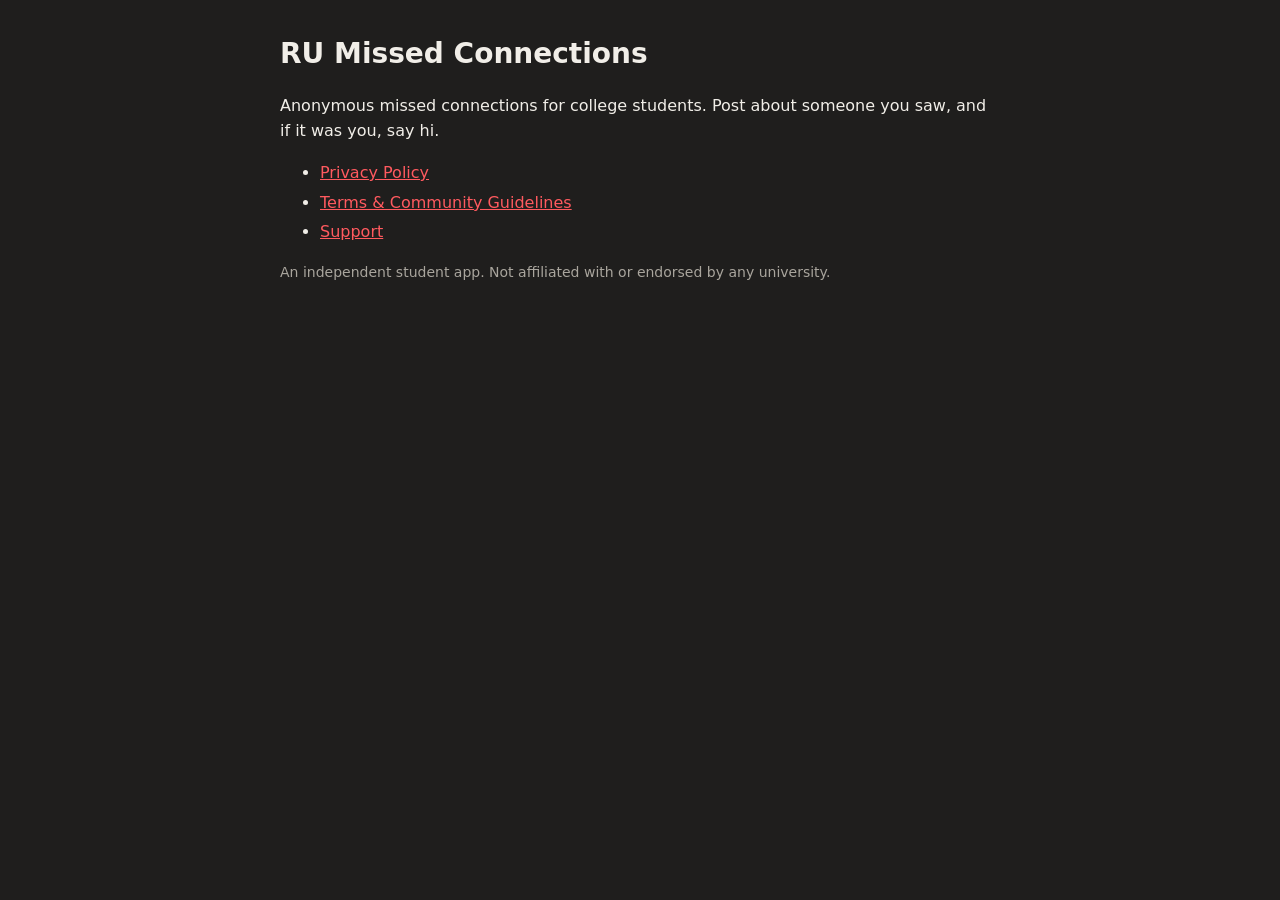
<file: index.html>
<!doctype html><html lang="en"><head><meta charset="utf-8"><meta name="viewport" content="width=device-width,initial-scale=1">
<title>RU Missed Connections</title><link rel="stylesheet" href="style.css"></head><body><main>
<h1>RU Missed Connections</h1>
<p>Anonymous missed connections for college students. Post about someone you saw, and if it was you, say hi.</p>
<ul><li><a href="privacy.html">Privacy Policy</a></li><li><a href="terms.html">Terms &amp; Community Guidelines</a></li><li><a href="support.html">Support</a></li></ul>
<p class="muted">An independent student app. Not affiliated with or endorsed by any university.</p>
</main></body></html>
</file>
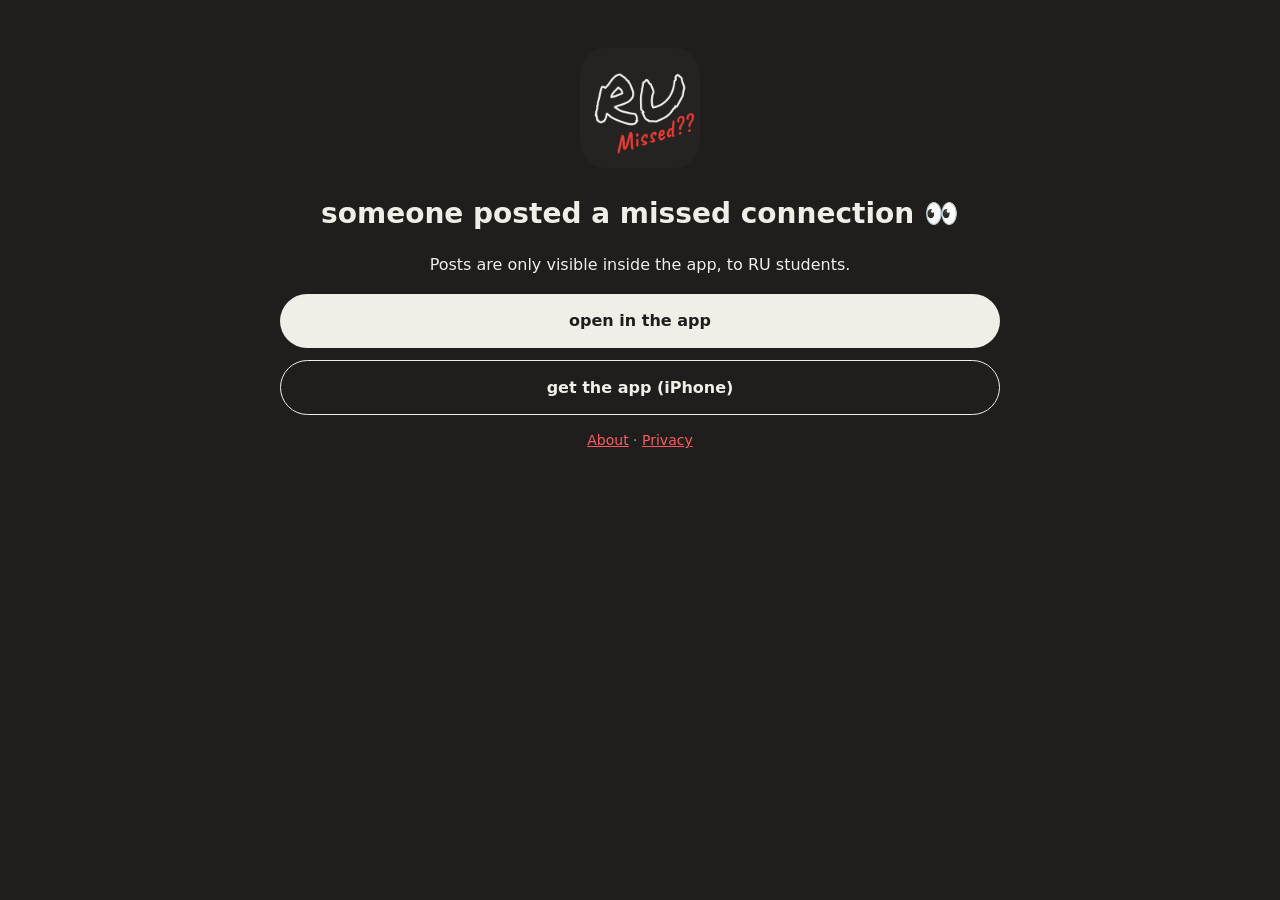
<file: p/index.html>
<!doctype html><html lang="en"><head><meta charset="utf-8"><meta name="viewport" content="width=device-width,initial-scale=1">
<title>a missed connection at RU 👀</title>
<meta property="og:title" content="someone posted a missed connection 👀">
<meta property="og:description" content="Read it on RU Missed Connections, the anonymous missed-connections app for RU students.">
<meta property="og:image" content="https://kml-coder.github.io/rumc-legal/og.png">
<meta name="twitter:card" content="summary">
<link rel="stylesheet" href="../style.css">
<style>.btn{display:block;text-align:center;padding:14px 18px;border-radius:999px;font-weight:600;text-decoration:none;margin:12px 0}
.primary{background:#f1eee8;color:#1f1e1d}.secondary{border:1.5px solid #f1eee8;color:#f1eee8}</style>
</head><body><main>
<p style="text-align:center"><img src="../og.png" alt="RU Missed Connections" width="120" height="120" style="border-radius:26px"></p>
<h1 style="text-align:center">someone posted a missed connection 👀</h1>
<p style="text-align:center">Posts are only visible inside the app, to RU students.</p>
<a id="open" class="btn primary" href="rumc://">open in the app</a>
<a class="btn secondary" href="https://testflight.apple.com/join/RbMkD7wv">get the app (iPhone)</a>
<p class="muted" style="text-align:center"><a href="../index.html">About</a> · <a href="../privacy.html">Privacy</a></p>
</main>
<script>
var id = new URLSearchParams(location.search).get('id');
// Links shared from build 11 point here; posts now live on rumc-share.vercel.app.
if (id && /^[0-9a-f-]{36}$/i.test(id)) location.replace('https://rumc-share.vercel.app/p/' + id);
</script>
</body></html>
</file>
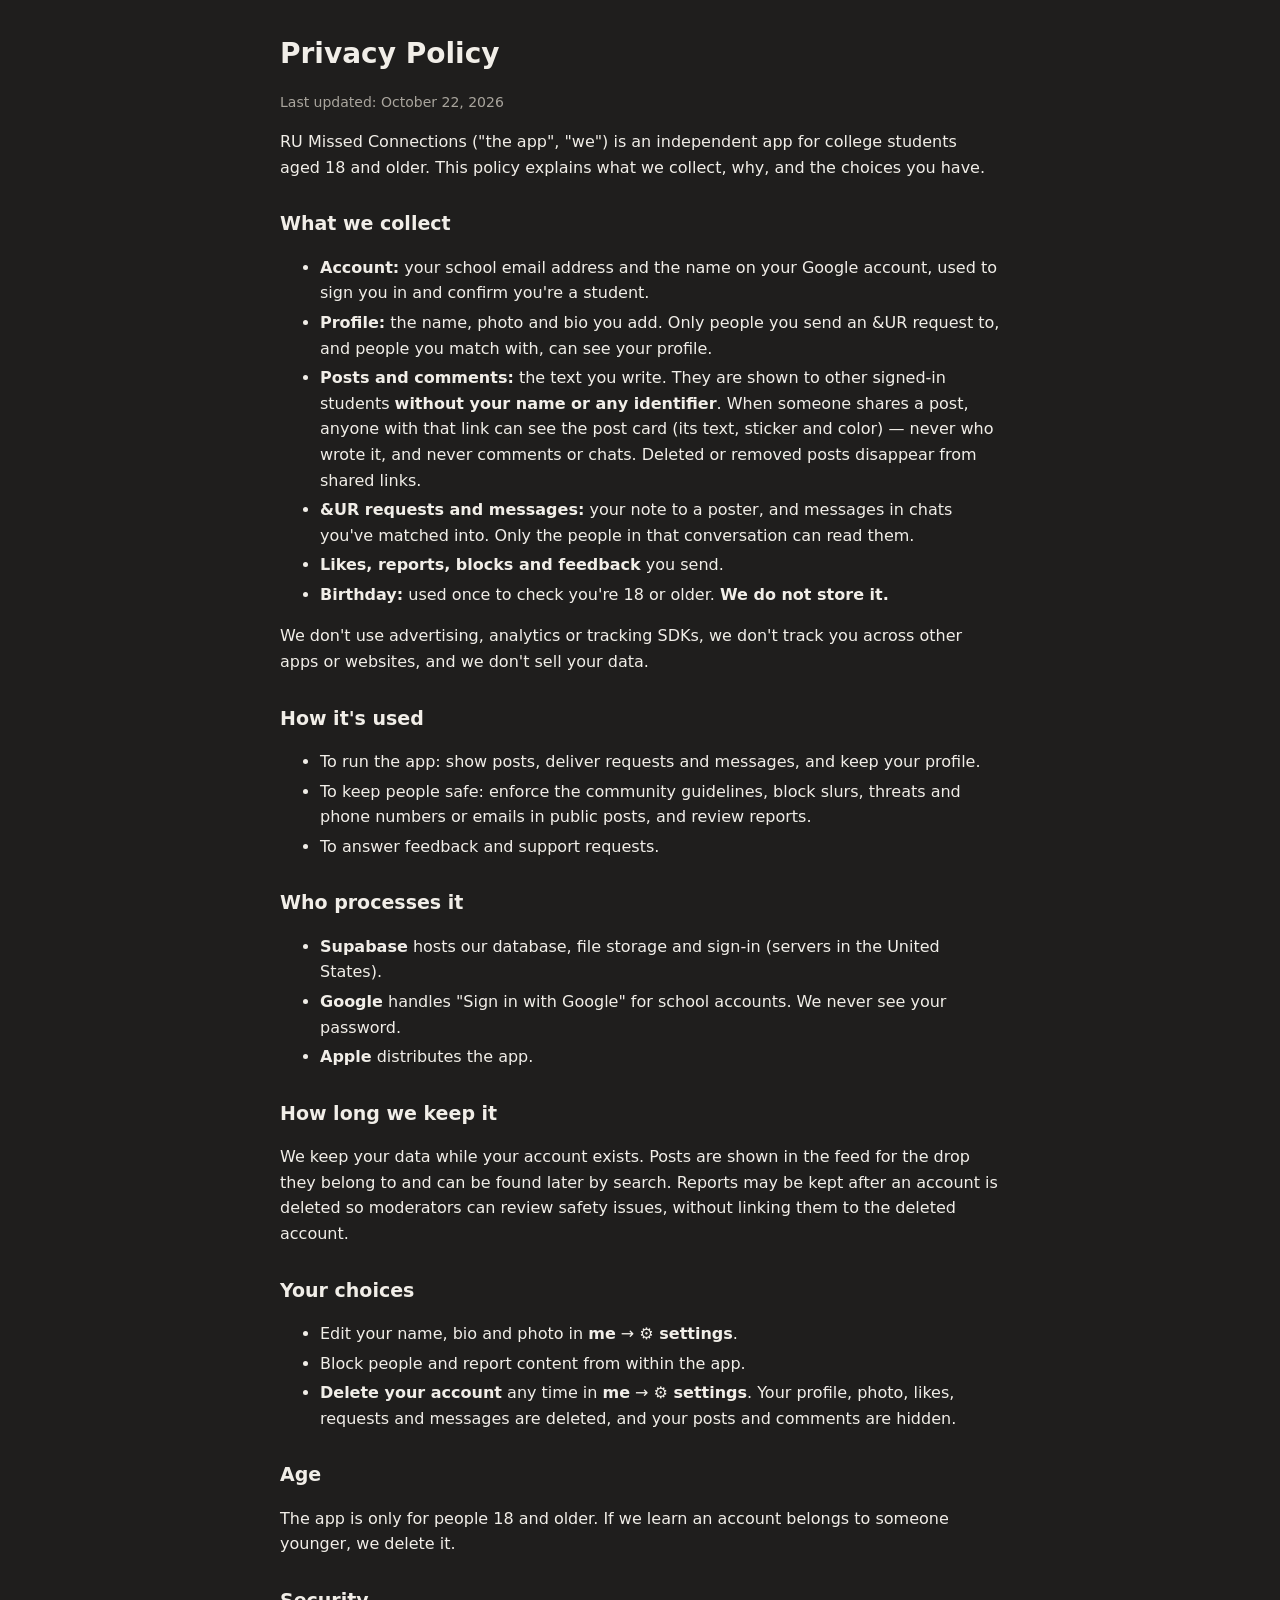
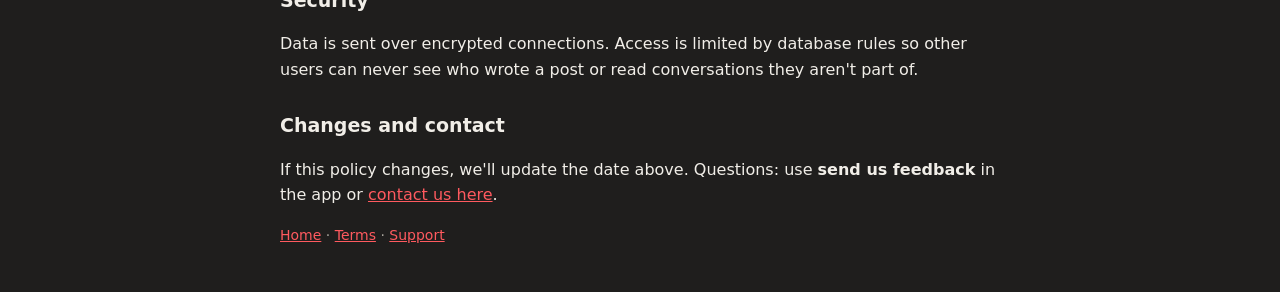
<file: privacy.html>
<!doctype html><html lang="en"><head><meta charset="utf-8"><meta name="viewport" content="width=device-width,initial-scale=1">
<title>Privacy Policy · RU Missed Connections</title><link rel="stylesheet" href="style.css"></head><body><main>
<h1>Privacy Policy</h1>
<p class="muted">Last updated: October 22, 2026</p>
<p>RU Missed Connections ("the app", "we") is an independent app for college students aged 18 and older. This policy explains what we collect, why, and the choices you have.</p>

<h2>What we collect</h2>
<ul>
<li><b>Account:</b> your school email address and the name on your Google account, used to sign you in and confirm you're a student.</li>
<li><b>Profile:</b> the name, photo and bio you add. Only people you send an &amp;UR request to, and people you match with, can see your profile.</li>
<li><b>Posts and comments:</b> the text you write. They are shown to other signed-in students <b>without your name or any identifier</b>. When someone shares a post, anyone with that link can see the post card (its text, sticker and color) — never who wrote it, and never comments or chats. Deleted or removed posts disappear from shared links.</li>
<li><b>&amp;UR requests and messages:</b> your note to a poster, and messages in chats you've matched into. Only the people in that conversation can read them.</li>
<li><b>Likes, reports, blocks and feedback</b> you send.</li>
<li><b>Birthday:</b> used once to check you're 18 or older. <b>We do not store it.</b></li>
</ul>
<p>We don't use advertising, analytics or tracking SDKs, we don't track you across other apps or websites, and we don't sell your data.</p>

<h2>How it's used</h2>
<ul>
<li>To run the app: show posts, deliver requests and messages, and keep your profile.</li>
<li>To keep people safe: enforce the community guidelines, block slurs, threats and phone numbers or emails in public posts, and review reports.</li>
<li>To answer feedback and support requests.</li>
</ul>

<h2>Who processes it</h2>
<ul>
<li><b>Supabase</b> hosts our database, file storage and sign-in (servers in the United States).</li>
<li><b>Google</b> handles "Sign in with Google" for school accounts. We never see your password.</li>
<li><b>Apple</b> distributes the app.</li>
</ul>

<h2>How long we keep it</h2>
<p>We keep your data while your account exists. Posts are shown in the feed for the drop they belong to and can be found later by search. Reports may be kept after an account is deleted so moderators can review safety issues, without linking them to the deleted account.</p>

<h2>Your choices</h2>
<ul>
<li>Edit your name, bio and photo in <b>me</b> → <b>⚙︎ settings</b>.</li>
<li>Block people and report content from within the app.</li>
<li><b>Delete your account</b> any time in <b>me</b> → <b>⚙︎ settings</b>. Your profile, photo, likes, requests and messages are deleted, and your posts and comments are hidden.</li>
</ul>

<h2>Age</h2>
<p>The app is only for people 18 and older. If we learn an account belongs to someone younger, we delete it.</p>

<h2>Security</h2>
<p>Data is sent over encrypted connections. Access is limited by database rules so other users can never see who wrote a post or read conversations they aren't part of.</p>

<h2>Changes and contact</h2>
<p>If this policy changes, we'll update the date above. Questions: use <b>send us feedback</b> in the app or <a href="https://github.com/kml-coder/rumc-legal/issues/new">contact us here</a>.</p>
<p class="muted"><a href="index.html">Home</a> · <a href="terms.html">Terms</a> · <a href="support.html">Support</a></p>
</main></body></html>
</file>
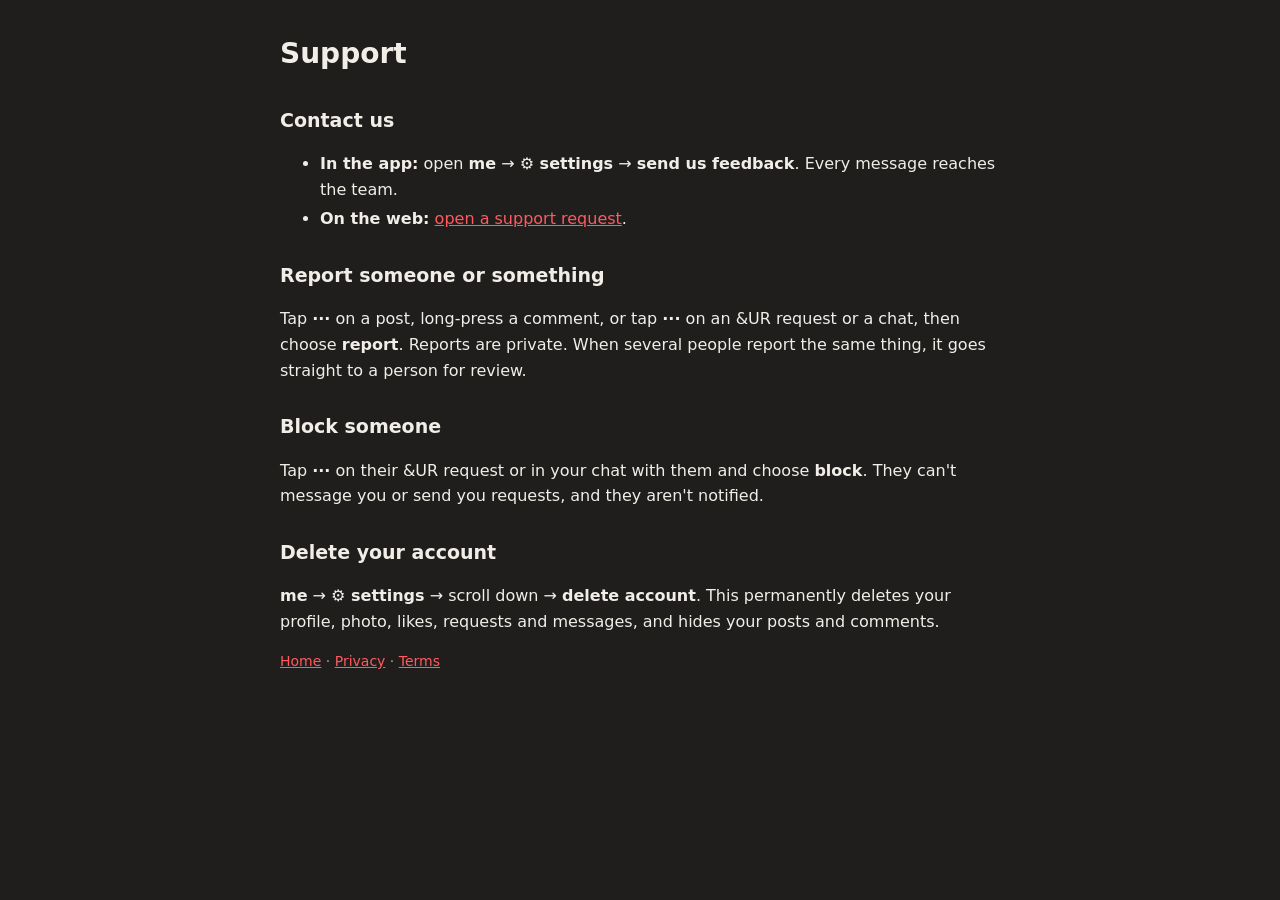
<file: support.html>
<!doctype html><html lang="en"><head><meta charset="utf-8"><meta name="viewport" content="width=device-width,initial-scale=1">
<title>Support · RU Missed Connections</title><link rel="stylesheet" href="style.css"></head><body><main>
<h1>Support</h1>
<h2>Contact us</h2>
<ul>
<li><b>In the app:</b> open <b>me</b> → <b>⚙︎ settings</b> → <b>send us feedback</b>. Every message reaches the team.</li>
<li><b>On the web:</b> <a href="https://github.com/kml-coder/rumc-legal/issues/new">open a support request</a>.</li>
</ul>
<h2>Report someone or something</h2>
<p>Tap <b>···</b> on a post, long-press a comment, or tap <b>···</b> on an &amp;UR request or a chat, then choose <b>report</b>. Reports are private. When several people report the same thing, it goes straight to a person for review.</p>
<h2>Block someone</h2>
<p>Tap <b>···</b> on their &amp;UR request or in your chat with them and choose <b>block</b>. They can't message you or send you requests, and they aren't notified.</p>
<h2>Delete your account</h2>
<p><b>me</b> → <b>⚙︎ settings</b> → scroll down → <b>delete account</b>. This permanently deletes your profile, photo, likes, requests and messages, and hides your posts and comments.</p>
<p class="muted"><a href="index.html">Home</a> · <a href="privacy.html">Privacy</a> · <a href="terms.html">Terms</a></p>
</main></body></html>
</file>
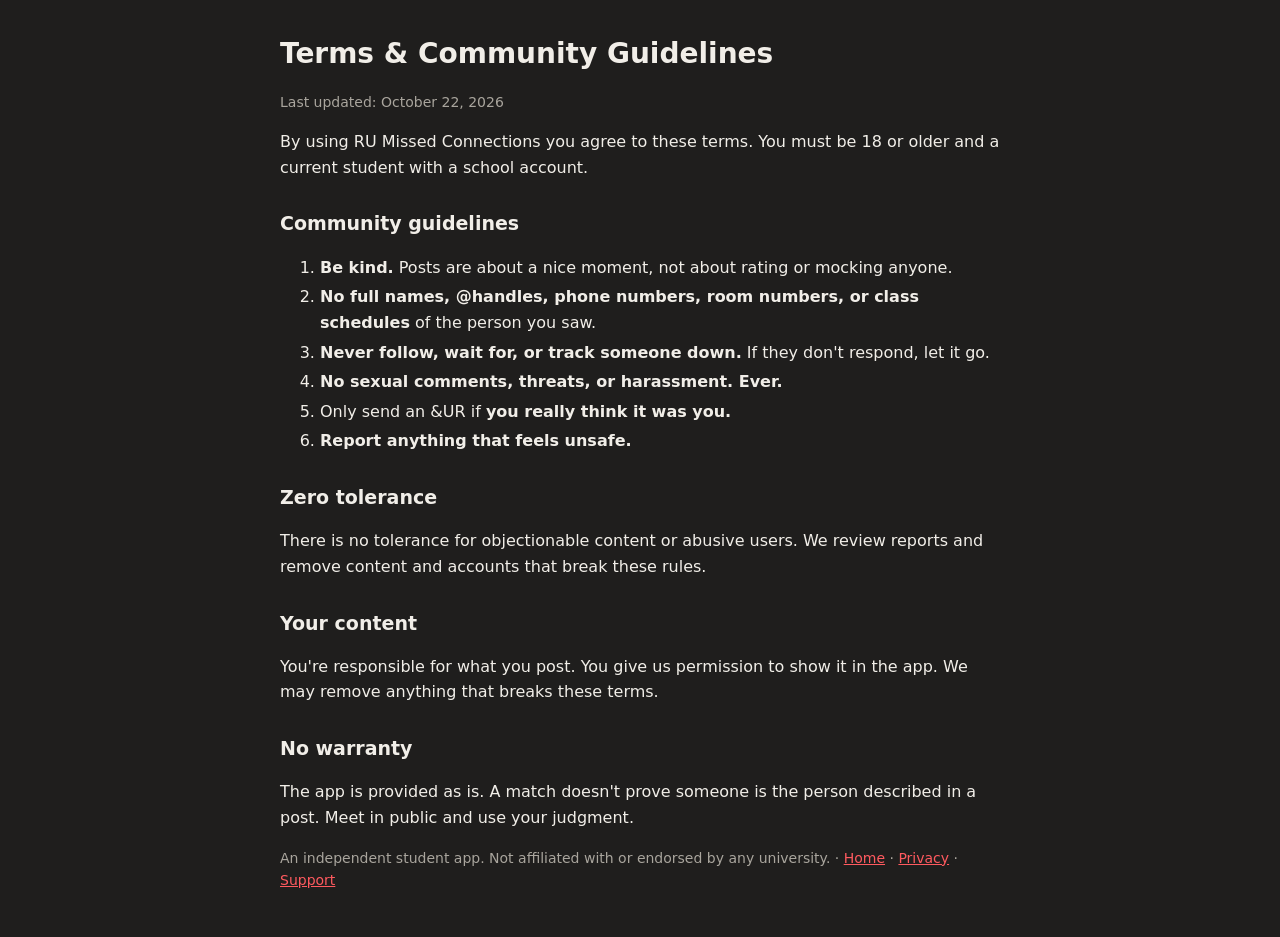
<file: terms.html>
<!doctype html><html lang="en"><head><meta charset="utf-8"><meta name="viewport" content="width=device-width,initial-scale=1">
<title>Terms · RU Missed Connections</title><link rel="stylesheet" href="style.css"></head><body><main>
<h1>Terms &amp; Community Guidelines</h1>
<p class="muted">Last updated: October 22, 2026</p>
<p>By using RU Missed Connections you agree to these terms. You must be 18 or older and a current student with a school account.</p>
<h2>Community guidelines</h2>
<ol>
<li><b>Be kind.</b> Posts are about a nice moment, not about rating or mocking anyone.</li>
<li><b>No full names, @handles, phone numbers, room numbers, or class schedules</b> of the person you saw.</li>
<li><b>Never follow, wait for, or track someone down.</b> If they don't respond, let it go.</li>
<li><b>No sexual comments, threats, or harassment. Ever.</b></li>
<li>Only send an &amp;UR if <b>you really think it was you.</b></li>
<li><b>Report anything that feels unsafe.</b></li>
</ol>
<h2>Zero tolerance</h2>
<p>There is no tolerance for objectionable content or abusive users. We review reports and remove content and accounts that break these rules.</p>
<h2>Your content</h2>
<p>You're responsible for what you post. You give us permission to show it in the app. We may remove anything that breaks these terms.</p>
<h2>No warranty</h2>
<p>The app is provided as is. A match doesn't prove someone is the person described in a post. Meet in public and use your judgment.</p>
<p class="muted">An independent student app. Not affiliated with or endorsed by any university. · <a href="index.html">Home</a> · <a href="privacy.html">Privacy</a> · <a href="support.html">Support</a></p>
</main></body></html>
</file>
<file: style.css>
body{background:#1f1e1d;color:#f1eee8;font-family:-apple-system,system-ui,"Inter",sans-serif;line-height:1.6;margin:0;padding:32px 20px}
main{max-width:720px;margin:0 auto}h1{font-size:28px;margin:0 0 4px}h2{font-size:19px;margin-top:28px}
a{color:#ff5a5f}.muted{color:#a9a59d;font-size:14px}li{margin:4px 0}
</file>
